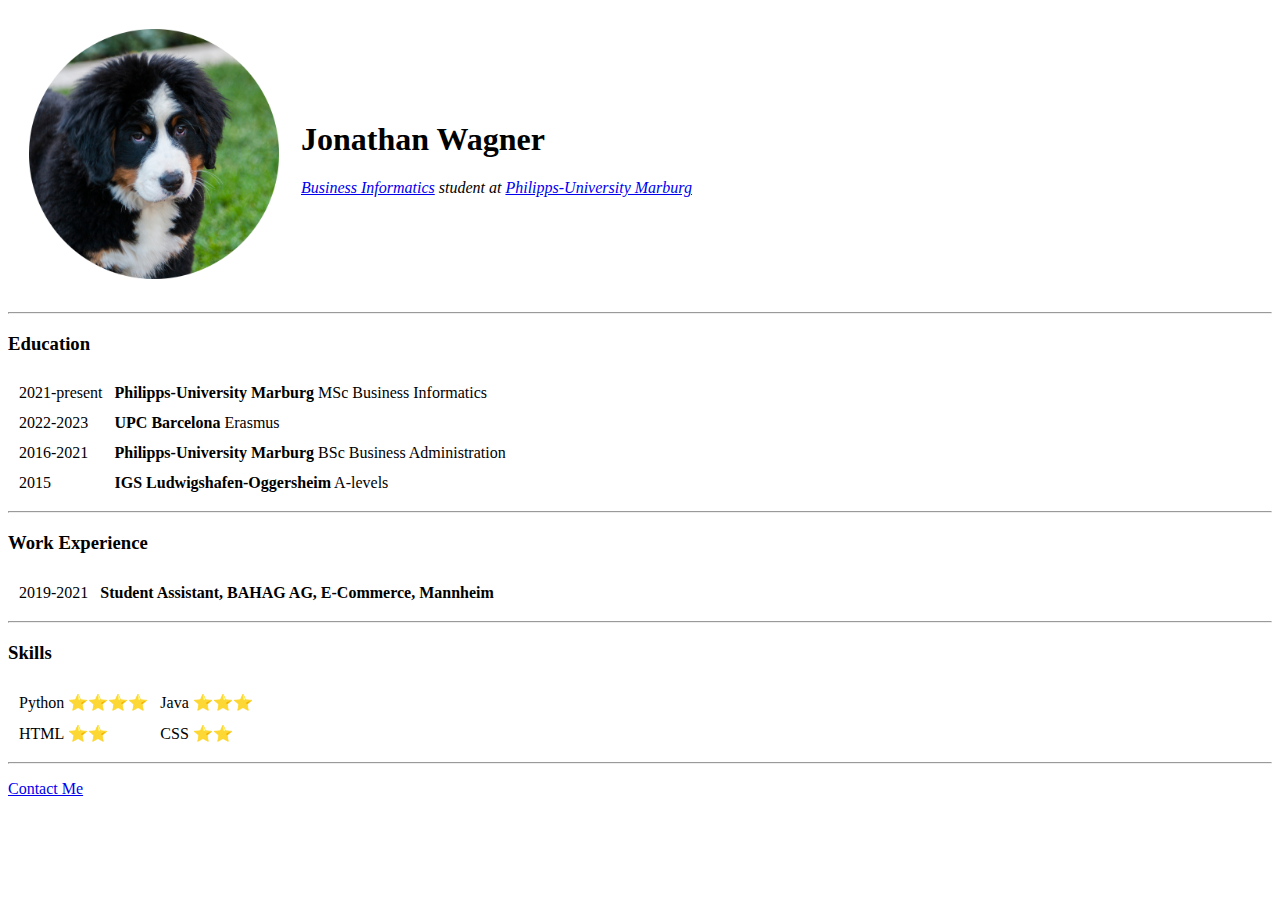
<file: day_41_42_personal_website/index.html>
<!doctype html>
<html lang="en">
<head>
    <meta charset="UTF-8">
    <title>Jonathan's Personal Site</title>
</head>
<body>
<table cellspacing="20">
    <tr>
        <td>
            <img src="bernese.png"
                 alt="Picture of a cute Bernese Mountain Dog Puppy"
                 width="250">
        </td>
        <td>
            <h1>Jonathan Wagner</h1>
            <p><em><a href="https://www.uni-marburg.de/en/studying/degree-programs/sciences/wirtinfoms"
                      target="_blank">Business Informatics</a>
                student at
                <a href="https://www.uni-marburg.de/en" target="_blank">Philipps-University Marburg</a></em></p>
        </td>
    </tr>
</table>
<hr>
<h3>Education</h3>
<table cellspacing="10px">
    <tr>
        <td>2021-present</td>
        <td><strong>Philipps-University Marburg</strong> MSc Business Informatics</td>
    </tr>
    <tr>
        <td>2022-2023</td>
        <td><strong>UPC Barcelona</strong> Erasmus</td>
    </tr>
    <tr>
        <td>2016-2021</td>
        <td><strong>Philipps-University Marburg</strong> BSc Business Administration</td>
    </tr>
    <tr>
        <td>2015</td>
        <td><strong>IGS Ludwigshafen-Oggersheim</strong> A-levels</td>
    </tr>
</table>
<hr>
<h3>Work Experience</h3>
<table cellspacing="10px">
    <tr>
        <td>2019-2021</td>
        <td><strong>Student	Assistant, BAHAG AG, E-Commerce, Mannheim</strong></td>
    </tr>
</table>
<hr>
<h3>Skills</h3>
<table cellspacing="10px">
    <tr>
        <td>Python ⭐⭐⭐⭐️</td>
        <td>Java ⭐⭐⭐</td>
    </tr>
    <tr>
        <td>HTML ⭐⭐</td>
        <td>CSS ⭐⭐</td>
    </tr>
</table>
<hr>
<p><a href="contact-me.html">Contact Me</a></p>
</body>
</html>
</file>
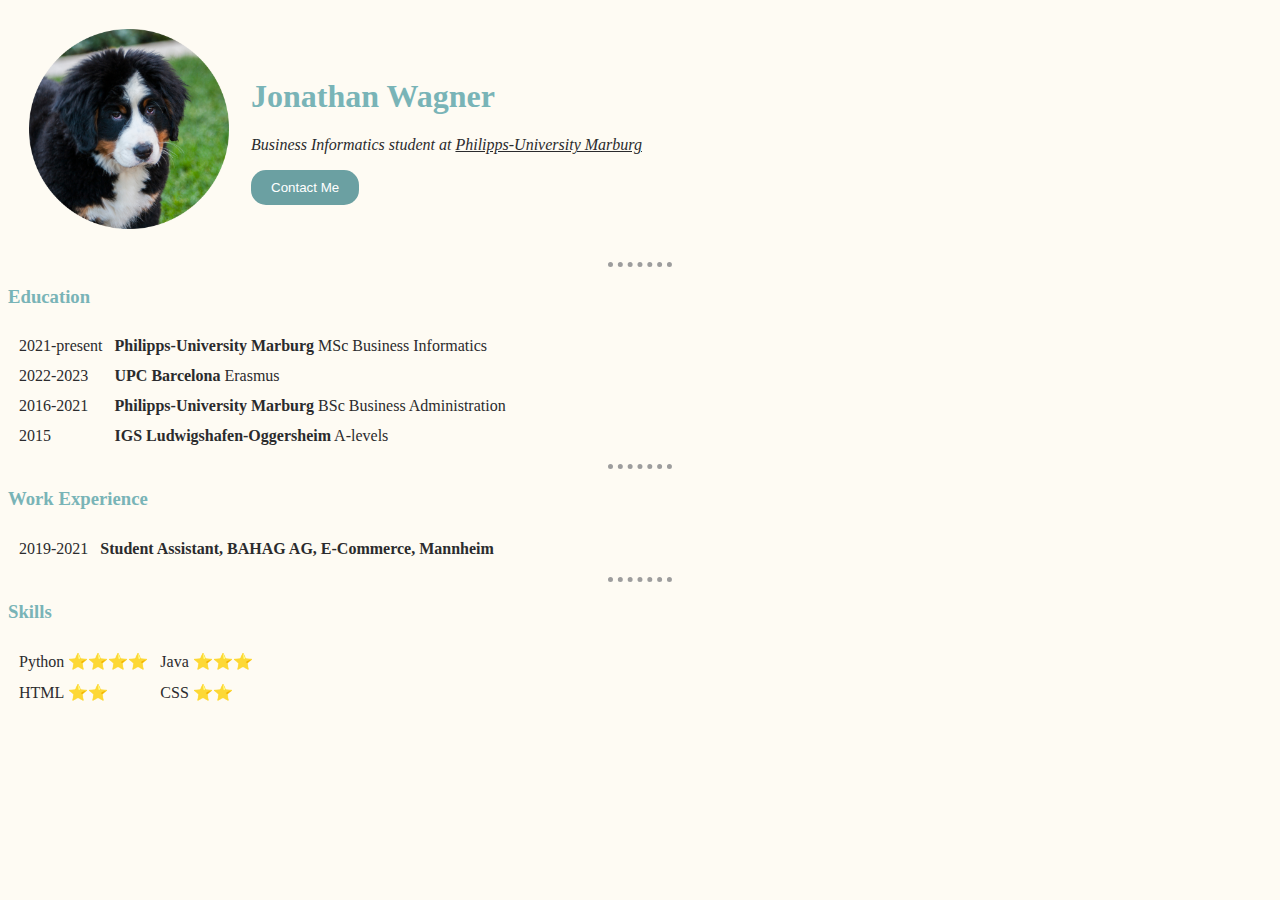
<file: day_41_to_43_personal_website/index.html>
<!doctype html>
<html lang="en">
<head>
    <meta charset="UTF-8">
    <title>Jonathan's Personal Site</title>
    <link rel="stylesheet" href="styles.css" >
</head>
<body>
<table cellspacing="20">
    <tr>
        <td>
            <img src="bernese.png"
                 alt="Picture of a cute Bernese Mountain Dog Puppy"
                 width="200">
        </td>
        <td>
            <h1>Jonathan Wagner</h1>
            <p><em>Business Informatics student at
                <a href="https://www.uni-marburg.de/en">Philipps-University Marburg</a></em></p>
            <a href="contact-me.html"><button type="button">Contact Me</button></a>
        </td>
    </tr>
</table>
<hr>
<h3>Education</h3>
<table cellspacing="10px">
    <tr>
        <td>2021-present</td>
        <td><strong>Philipps-University Marburg</strong> MSc Business Informatics</td>
    </tr>
    <tr>
        <td>2022-2023</td>
        <td><strong>UPC Barcelona</strong> Erasmus</td>
    </tr>
    <tr>
        <td>2016-2021</td>
        <td><strong>Philipps-University Marburg</strong> BSc Business Administration</td>
    </tr>
    <tr>
        <td>2015</td>
        <td><strong>IGS Ludwigshafen-Oggersheim</strong> A-levels</td>
    </tr>
</table>
<hr>
<h3>Work Experience</h3>
<table cellspacing="10px">
    <tr>
        <td>2019-2021</td>
        <td><strong>Student	Assistant, BAHAG AG, E-Commerce, Mannheim</strong></td>
    </tr>
</table>
<hr>
<h3>Skills</h3>
<table cellspacing="10px">
    <tr>
        <td>Python ⭐⭐⭐⭐️</td>
        <td>Java ⭐⭐⭐</td>
    </tr>
    <tr>
        <td>HTML ⭐⭐</td>
        <td>CSS ⭐⭐</td>
    </tr>
</table>
</body>
</html>
</file>
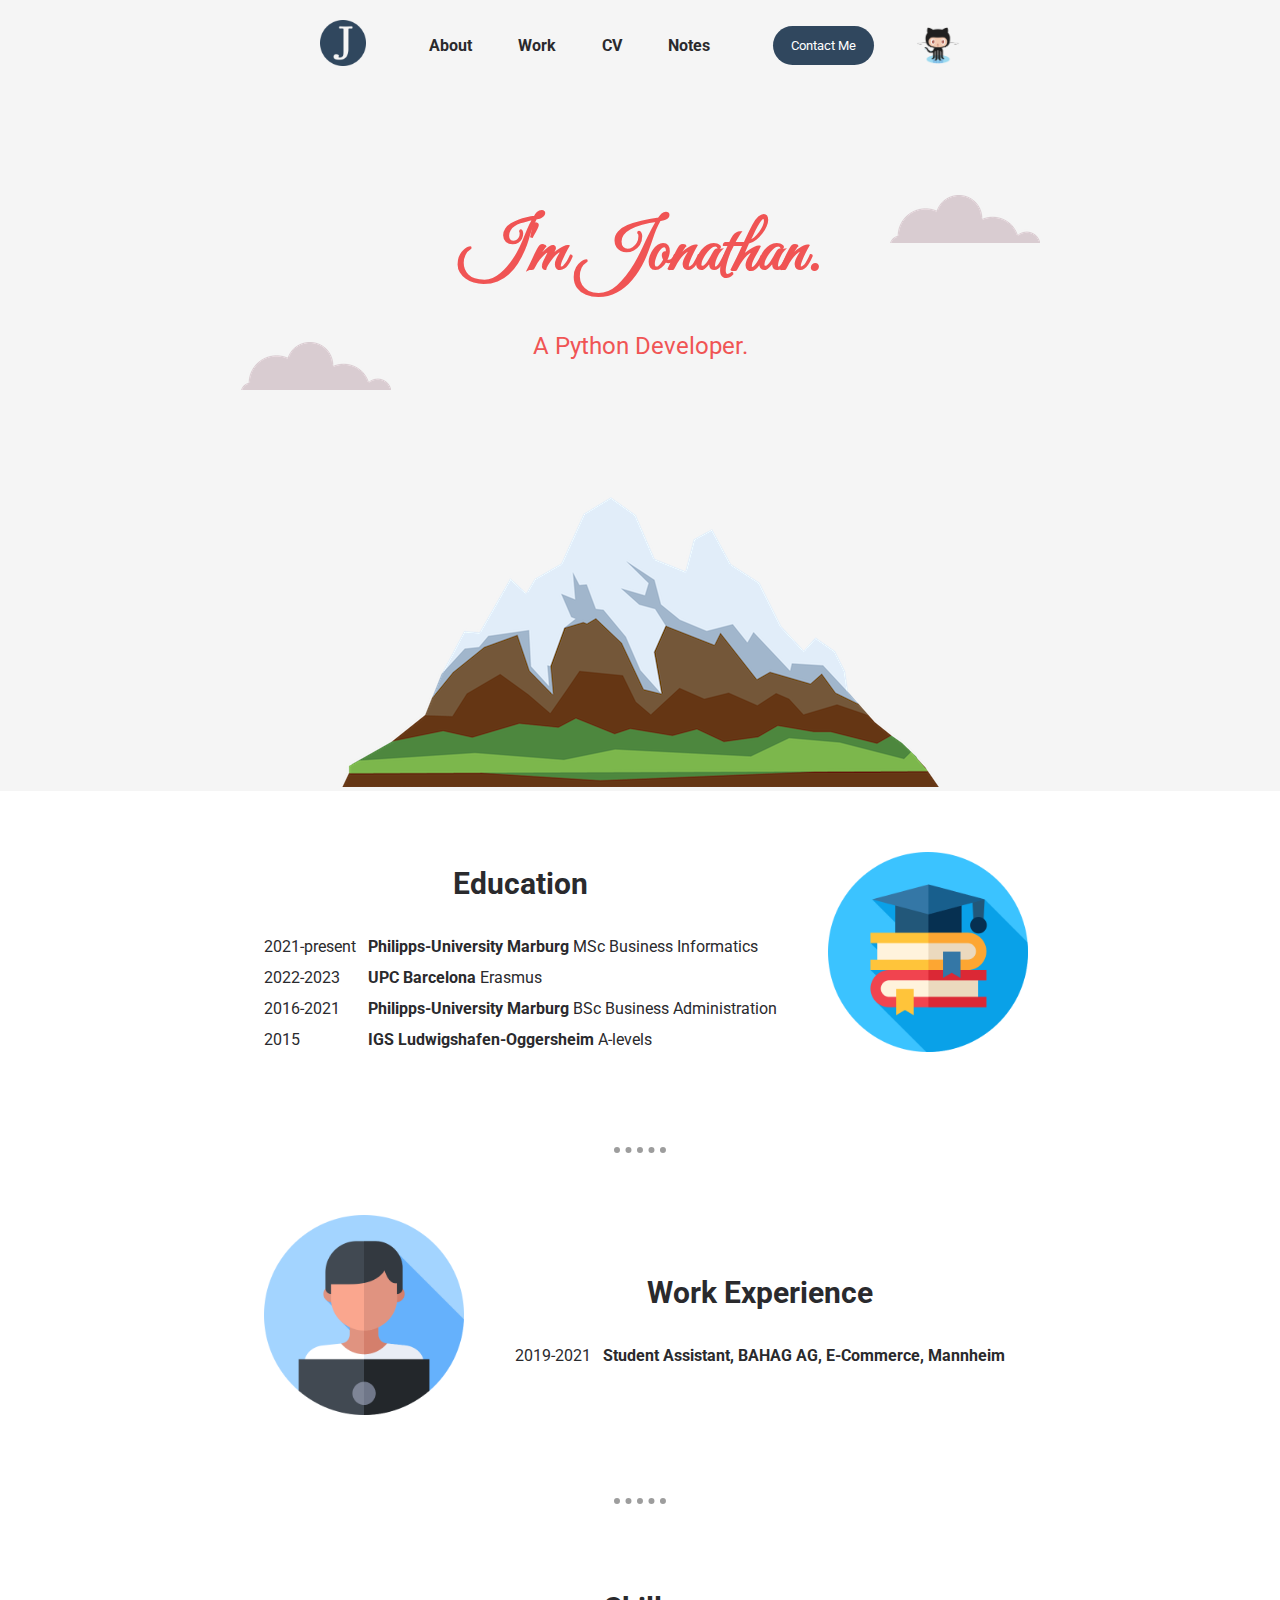
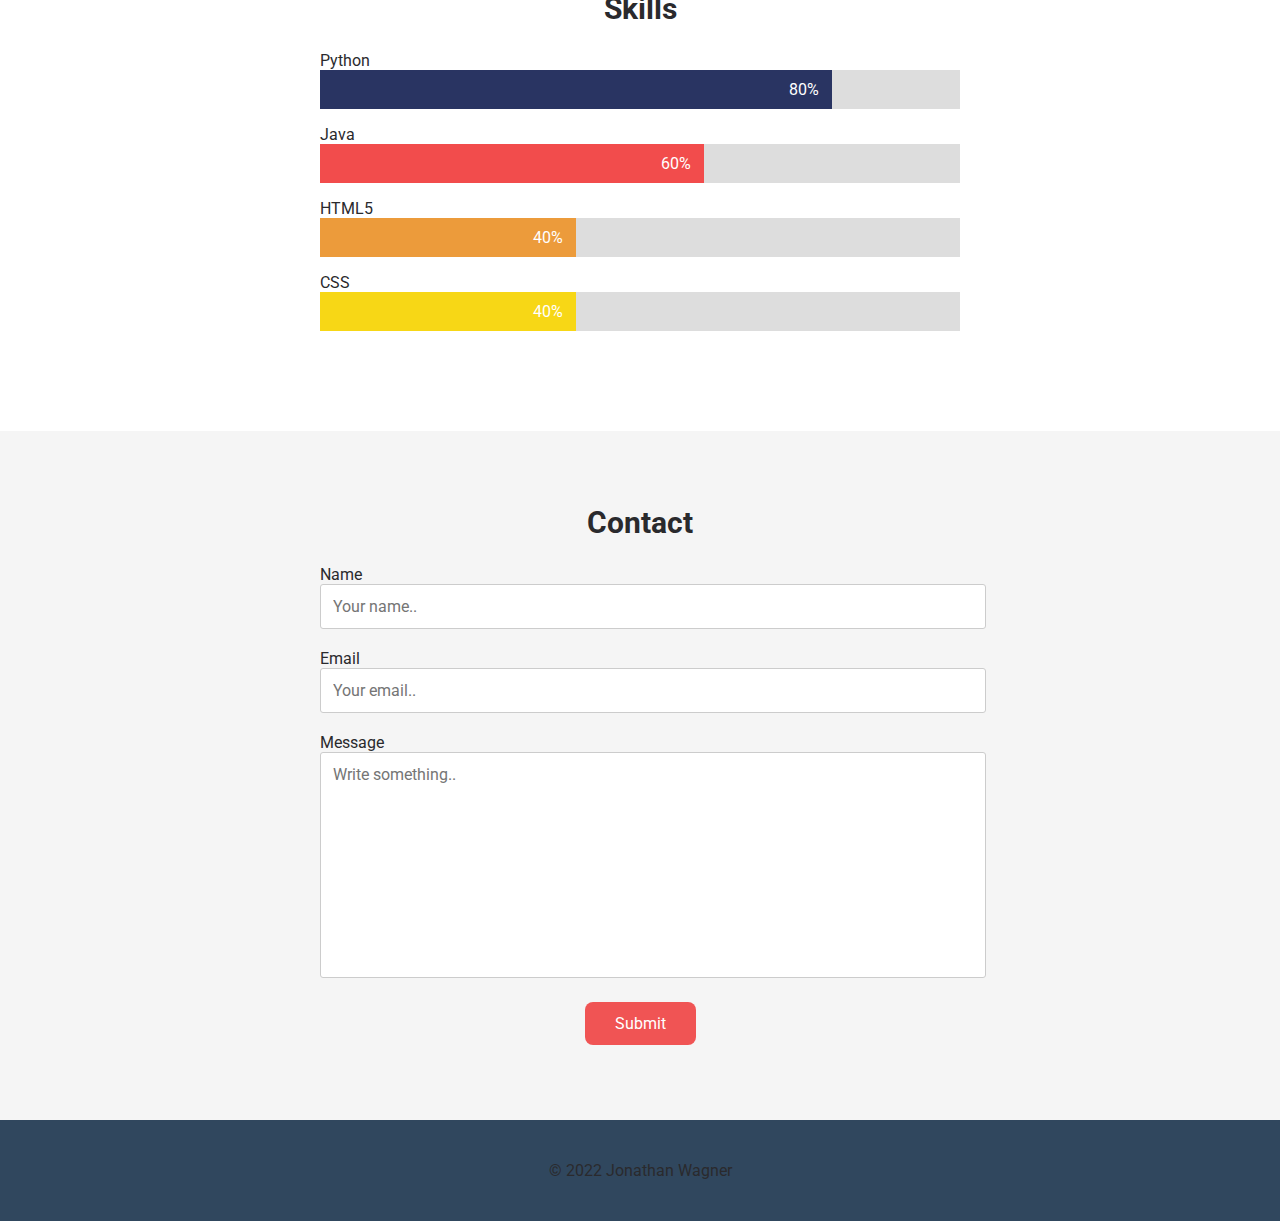
<file: day_44_personal_website_new/index.html>
<!DOCTYPE html>
<html lang="en">
<head>
    <meta charset="UTF-8">
    <title>Jonathan Wagner</title>
    <link rel="stylesheet" href="styles.css">
    <link rel="icon" href="images/favicon.ico">
    <link rel="preconnect" href="https://fonts.googleapis.com">
    <link rel="preconnect" href="https://fonts.gstatic.com" crossorigin>
    <link href="https://fonts.googleapis.com/css2?family=Great+Vibes&family=Roboto:ital,wght@0,300;0,400;0,700;1,400&display=swap"
          rel="stylesheet">
</head>
<body>
<div class="my-navbar">
    <a class="j-logo" href="index.html"><img src="images/logo.png" alt="simple logo with a J" width="46px"></a>
    <ul class="links">
        <li><a class="link" href="index.html">About</a></li>
        <li><a class="link" href="index.html">Work</a></li>
        <li><a class="link" href="#cv">CV</a></li>
        <li><a class="link" href="index.html">Notes</a></li>
    </ul>
    <a href="#contact-form">
        <button class="contact-btn" href="index.html">Contact Me</button>
    </a>
    <a href="https://github.com/JW30"><img class="git-logo" src="images/octocat.png" height="37px"
                                           alt="github logo"></a>
</div>
<div class="header">
    <div class="clouds-and-text">
        <img class="cloud-right" src="images/cloud.png" alt="cloud">
        <div class="heading-text">
            <h1>I'm Jonathan.</h1>
            <p class="heading-slogan">A Python Developer.</p>
        </div>
        <img class="cloud-left" src="images/cloud.png" alt="cloud">
    </div>
    <img class="mountain" src="images/mountain.png" alt="mountain">
</div>
<div id="cv" class="section white-bg">
    <div class="flex-section">
        <div class="inline-block left">
            <h2>Education</h2>
            <table cellspacing="10px">
                <tr>
                    <td>2021-present</td>
                    <td><strong>Philipps-University Marburg</strong> MSc Business Informatics</td>
                </tr>
                <tr>
                    <td>2022-2023</td>
                    <td><strong>UPC Barcelona</strong> Erasmus</td>
                </tr>
                <tr>
                    <td>2016-2021</td>
                    <td><strong>Philipps-University Marburg</strong> BSc Business Administration</td>
                </tr>
                <tr>
                    <td>2015</td>
                    <td><strong>IGS Ludwigshafen-Oggersheim</strong> A-levels</td>
                </tr>
            </table>
        </div>
        <img src="images/studying.png" width="200px">
    </div>
</div>
<div class="white-bg"><hr></div>
<div class="section white-bg">
    <div class="flex-section">
        <img src="images/worker.png" width="200px">
        <div class="inline-block right">
            <h2>Work Experience</h2>
            <table cellspacing="10px">
                <tr>
                    <td>2019-2021</td>
                    <td><strong>Student Assistant, BAHAG AG, E-Commerce, Mannheim</strong></td>
                </tr>
            </table>
        </div>

    </div>
</div>
<div class="white-bg"><hr></div>
<div class="section white-bg">
    <h2>Skills</h2>
    <div class="skill-bars">
        <p class="skill-heading">Python</p>
        <div class="skill-bar">
            <div class="skill-percentage python">80%</div>
        </div>
        <p class="skill-heading">Java</p>
        <div class="skill-bar">
            <div class="skill-percentage java">60%</div>
        </div>
        <p class="skill-heading">HTML5</p>
        <div class="skill-bar">
            <div class="skill-percentage html">40%</div>
        </div>
        <p class="skill-heading">CSS</p>
        <div class="skill-bar">
            <div class="skill-percentage css">40%</div>
        </div>
    </div>
</div>
<div id="contact-form" class="section">
    <h2>Contact</h2>
    <form action="mailto:wagnerxjonathan@gmail.com" method="post" enctype="text/plain">
        <label for="fname">Name</label>
        <input type="text" id="fname" name="firstname" placeholder="Your name..">

        <label for="lname">Email</label>
        <input type="text" id="lname" name="lastname" placeholder="Your email..">

        <label for="subject">Message</label>
        <textarea id="subject" name="message" placeholder="Write something.." style="height:200px"></textarea>
        <div class="center">
            <input class="submit" type="submit" value="Submit">
        </div>
    </form>

</div>
<div class="footer">
    <p>&#169; 2022 Jonathan Wagner</p>
</div>
</body>
</html>
</file>
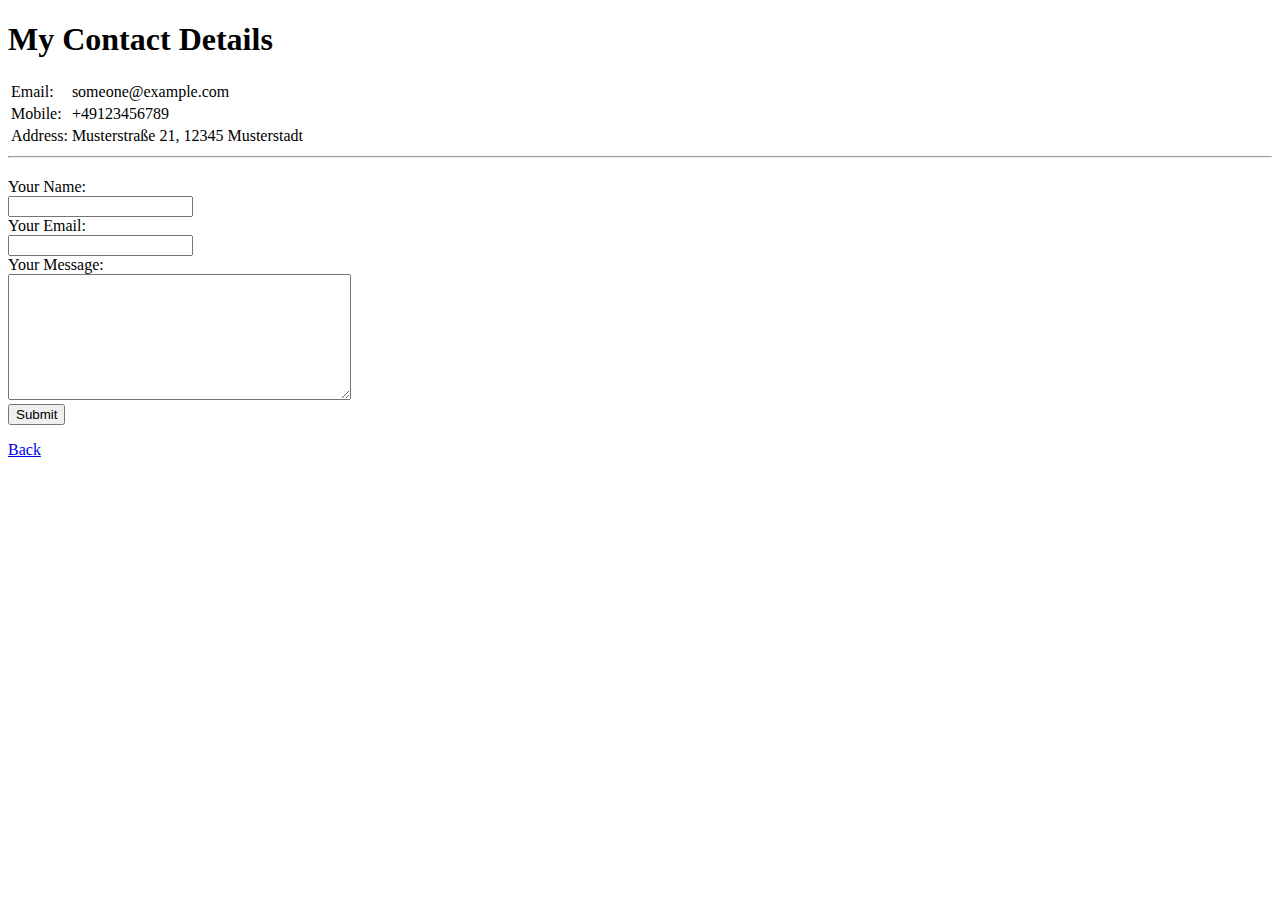
<file: day_41_42_personal_website/contact-me.html>
<!DOCTYPE html>
<html lang="en">
<head>
    <meta charset="UTF-8">
    <title>Contact Me</title>
</head>
<body>
<h1>My Contact Details</h1>
<table>
    <tr>
        <td>Email:</td>
        <td>someone@example.com</td>
    </tr>
    <tr>
        <td>Mobile:</td>
        <td>+49123456789</td>
    </tr>
    <tr>
        <td>Address:</td>
        <td>Musterstraße 21, 12345 Musterstadt</td>
    </tr>
</table>
<hr>
<form action="mailto:wagnerxjonathan@gmail.com" method="post" enctype="text/plain" style="margin-top: 20px">
    <label>Your Name:</label><br>
    <input type="text" name="yourName"><br>
    <label>Your Email:</label><br>
    <input type="email" name="yourEmail"><br>
    <label>Your Message:</label><br>
    <textarea rows="8" cols="40" name="yourMessage"></textarea><br>
    <input type="submit">
</form>
<p><a href="index.html">Back</a></p>
</body>
</html>
</file>
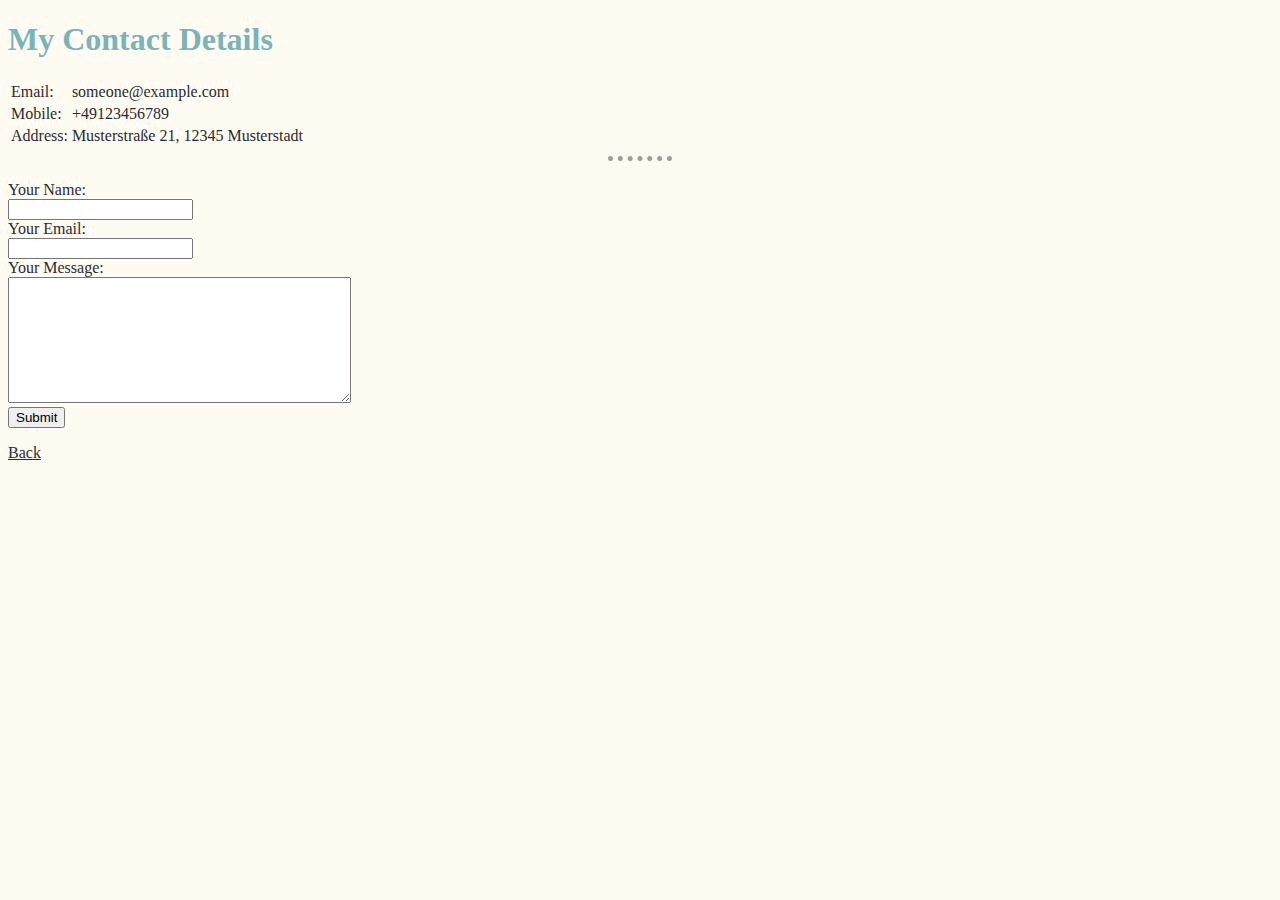
<file: day_41_to_43_personal_website/contact-me.html>
<!DOCTYPE html>
<html lang="en">
<head>
    <meta charset="UTF-8">
    <title>Contact Me</title>
    <link rel="stylesheet" href="styles.css">
</head>
<body>
<h1>My Contact Details</h1>
<table>
    <tr>
        <td>Email:</td>
        <td>someone@example.com</td>
    </tr>
    <tr>
        <td>Mobile:</td>
        <td>+49123456789</td>
    </tr>
    <tr>
        <td>Address:</td>
        <td>Musterstraße 21, 12345 Musterstadt</td>
    </tr>
</table>
<hr>
<form action="mailto:wagnerxjonathan@gmail.com" method="post" enctype="text/plain" style="margin-top: 20px">
    <label>Your Name:</label><br>
    <input type="text" name="yourName"><br>
    <label>Your Email:</label><br>
    <input type="email" name="yourEmail"><br>
    <label>Your Message:</label><br>
    <textarea rows="8" cols="40" name="yourMessage"></textarea><br>
    <input type="submit">
</form>
<p><a href="index.html">Back</a></p>
</body>
</html>
</file>
<file: day_41_to_43_personal_website/styles.css>
body {
    background-color: #FEFBF3;
    color: #2b2b2d;
}

hr {
    border-style: dotted none none;
    border-width: 5px;
    color: #9D9D9D;
    width: 5%;
}

h1, h3 {
    color: #79B4B7;
}

button {
    background-color: #6ba0a2;
    border-radius: 15px;
    border-style: none;
    color: white;
    cursor: pointer;
    transition-duration: .2s;
    padding: 10px 20px;
}

button:hover {
    background-color: #79B4B7;
    box-shadow: 3px 2px 11px rgba(43, 43, 45, 0.29);
}

a {
    color: inherit;
}
</file>
<file: day_44_personal_website_new/styles.css>
/************************ TAG SELECTORS ************************/

body {
    background-color: #F5F5F5;
    color: #2a2a2d;
    font-family: 'Roboto', sans-serif;
    margin: 0;
    text-align: center;
}

h1 {
    font-family: 'Great Vibes', cursive;
    font-size: 4.375rem;
    margin: 0.2em 0.5em 0.5em 0.5em;
}

h2 {
    font-size: 1.875rem;
}

ul {
    padding: 0;
}

li {
    display: inline;
    margin: 0 21px 0 21px;
}

form {
    width: 50%;
    margin: auto;
    text-align: left;
}

input[type=text], textarea {
    width: 100%;
    padding: 12px;
    border-radius: 3px;
    border: 1px solid #ccc;
    font-size: 1rem;
    font-family: 'Roboto', sans-serif;
    margin-bottom: 20px;
    resize: none;
}

table {
    text-align: left;
    display: inline-block;
    margin: auto;
}

hr {
    border-style: dotted none none;
    border-width: 6px;
    color: #9D9D9D;
    background-color: white;
    width: 4%;
    display: inline-block;
}

/************************ CLASS SELECTORS ************************/

.my-navbar {
    display: flex;
    justify-content: center;
    align-items: center;
    margin: 20px auto 125px auto;
    width: 75%;
}

.j-logo {
    margin: 0 21px 0 21px;
}

.links {
    margin: 0 21px 0 21px;
    font-weight: bold;
}

.link {
    color: inherit;
    text-decoration: underline;
    text-decoration-color: transparent;
    text-underline-offset: 2px;

    /*add those for opera and mozilla support*/
    -webkit-text-decoration-color: transparent;
    -moz-text-decoration-color: transparent;

    transition-duration: 0.2s;
}

.link:hover {
    text-decoration-color: #30475E;

    /*add those for opera and mozilla support*/
    -webkit-text-decoration-color: transparent;
    -moz-text-decoration-color: transparent;
}

.contact-btn {
    float: right;
    margin: 0 21px 0 21px;
    background-color: #30475E;
    border-radius: 40px;
    border-style: none;
    color: white;
    cursor: pointer;
    transition-duration: .2s;
    padding: 12px 18px;
    font-family: 'Roboto', sans-serif;
}

.contact-btn:hover {
    background-color: #446586;
    box-shadow: 3px 2px 11px rgba(43, 43, 45, 0.29);
}

.git-logo {
    margin: 0 21px 0 21px;
    vertical-align: middle;
}

.header {
    color: #F05454;
}

.cloud-right {
    margin-right: 30px;
    vertical-align: bottom;
}

.heading-text {
    display: inline-block;
}

.heading-slogan {
    margin: 0 0 30px;
    font-size: 1.5rem;
}

.cloud-left {
    margin-left: 30px;
    vertical-align: top;
}

.mountain {
    margin-top: 40px;
}

.section {
    padding: 50px 0 75px 0;
}

.white-bg {
    background-color: white;
}

.flex-section {
    display: flex;
    justify-content: center;
    align-items: center;
}

.inline-block {
    display: inline-block;
}

.left {
    margin-right: 40px;
}

.right {
    margin-left: 40px;
}

.skill-bars {
    width: 50%;
    margin: auto auto 25px;
}

.skill-heading {
    margin-bottom: 0;
    text-align: left;
}

.skill-bar {
    background-color: #ddd;
}

.skill-percentage {
    text-align: right;
    padding: 10px 2% 10px 0;
    color: white;
}

.python {
    width: 78%;
    background-color: #293462
}

.java {
    width: 58%;
    background-color: #F24C4C;
}

.html {
    width: 38%;
    background-color: #EC9B3B;
}

.css {
    width: 38%;
    background-color: #F7D716;
}

.center {
    text-align: center;
}

.submit {
    background-color: #F05454;
    border-radius: 8px;
    border-style: none;
    color: white;
    cursor: pointer;
    transition-duration: .2s;
    padding: 12px 30px;
    font-family: 'Roboto', sans-serif;
    font-size: 1rem;
}

.submit:hover {
    background-color: #fd5656;
    box-shadow: 3px 2px 11px rgba(43, 43, 45, 0.29);
}

.footer {
    background-color: #30475E;
    padding: 25px 0 25px 0;
}
</file>
